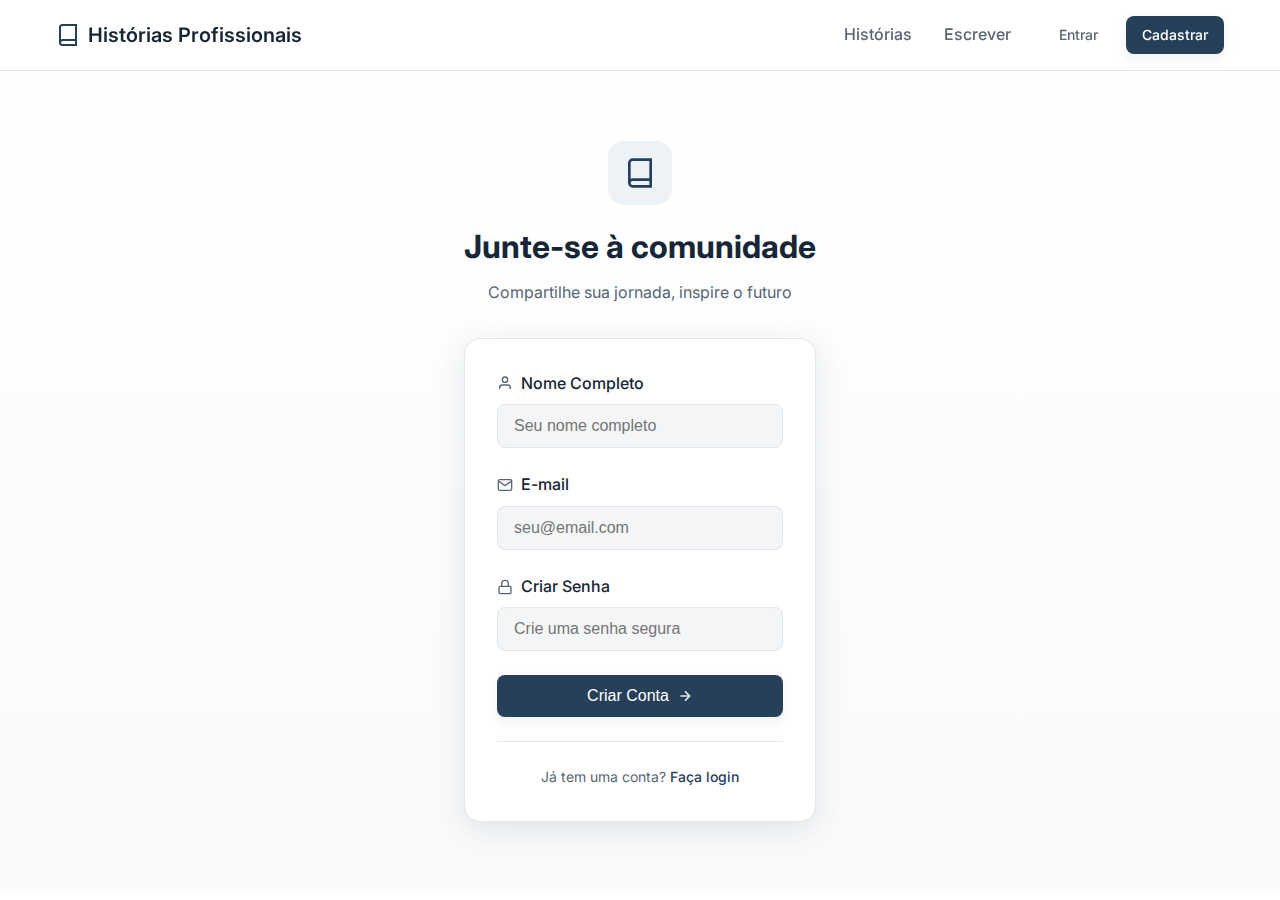
<file: cadastro.html>
<!DOCTYPE html>
<html lang="pt-BR">
<head>
    <meta charset="UTF-8">
    <meta name="viewport" content="width=device-width, initial-scale=1.0">
    <title>Cadastro - Histórias Profissionais</title>
    <meta name="description" content="Junte-se à nossa comunidade de profissionais e compartilhe sua jornada">
    
    <!-- Google Fonts -->
    <link rel="preconnect" href="https://fonts.googleapis.com">
    <link rel="preconnect" href="https://fonts.gstatic.com" crossorigin>
    <link href="https://fonts.googleapis.com/css2?family=Inter:wght@300;400;500;600&family=Lora:wght@400;500;600&display=swap" rel="stylesheet">
    
    <!-- CSS -->
    <link rel="stylesheet" href="assets/css/styles.css">
</head>
<body>
    <!-- Header -->
    <header class="header">
        <div class="container">
            <nav class="nav">
                <a href="index.html" class="logo">
                    <svg class="icon" width="24" height="24" viewBox="0 0 24 24" fill="none" stroke="currentColor" stroke-width="2">
                        <path d="M4 19.5v-15A2.5 2.5 0 0 1 6.5 2H20v20H6.5a2.5 2.5 0 0 1 0-5H20"/>
                    </svg>
                    Histórias Profissionais
                </a>
                <div class="nav-links">
                    <a href="historias.html" class="nav-link">Histórias</a>
                    <a href="escrever.html" class="nav-link">Escrever</a>
                    <div class="nav-buttons">
                        <a href="login.html" class="btn btn-ghost">Entrar</a>
                        <a href="cadastro.html" class="btn btn-primary">Cadastrar</a>
                    </div>
                </div>
            </nav>
        </div>
    </header>

    <!-- Main Content -->
    <main class="main-content">
        <div class="container">
            <div class="auth-wrapper">
                <div class="auth-header">
                    <div class="auth-icon">
                        <svg width="32" height="32" viewBox="0 0 24 24" fill="none" stroke="currentColor" stroke-width="2">
                            <path d="M4 19.5v-15A2.5 2.5 0 0 1 6.5 2H20v20H6.5a2.5 2.5 0 0 1 0-5H20"/>
                        </svg>
                    </div>
                    <h1 class="auth-title">Junte-se à comunidade</h1>
                    <p class="auth-description">Compartilhe sua jornada, inspire o futuro</p>
                </div>

                <div class="card auth-card">
                    <form id="signupForm" class="auth-form">
                        <div class="form-group">
                            <label for="name" class="form-label">
                                <svg width="16" height="16" viewBox="0 0 24 24" fill="none" stroke="currentColor" stroke-width="2">
                                    <path d="M20 21v-2a4 4 0 0 0-4-4H8a4 4 0 0 0-4 4v2"/>
                                    <circle cx="12" cy="7" r="4"/>
                                </svg>
                                Nome Completo
                            </label>
                            <input 
                                type="text" 
                                id="name" 
                                name="name" 
                                class="form-input" 
                                placeholder="Seu nome completo"
                                required
                            >
                        </div>

                        <div class="form-group">
                            <label for="email" class="form-label">
                                <svg width="16" height="16" viewBox="0 0 24 24" fill="none" stroke="currentColor" stroke-width="2">
                                    <path d="M4 4h16c1.1 0 2 .9 2 2v12c0 1.1-.9 2-2 2H4c-1.1 0-2-.9-2-2V6c0-1.1.9-2 2-2z"/>
                                    <polyline points="22,6 12,13 2,6"/>
                                </svg>
                                E-mail
                            </label>
                            <input 
                                type="email" 
                                id="email" 
                                name="email" 
                                class="form-input" 
                                placeholder="seu@email.com"
                                required
                            >
                        </div>

                        <div class="form-group">
                            <label for="password" class="form-label">
                                <svg width="16" height="16" viewBox="0 0 24 24" fill="none" stroke="currentColor" stroke-width="2">
                                    <rect width="18" height="11" x="3" y="11" rx="2" ry="2"/>
                                    <path d="m7 11V7a5 5 0 0 1 10 0v4"/>
                                </svg>
                                Criar Senha
                            </label>
                            <input 
                                type="password" 
                                id="password" 
                                name="password" 
                                class="form-input" 
                                placeholder="Crie uma senha segura"
                                required
                            >
                        </div>

                        <button type="submit" class="btn btn-primary btn-lg" style="width: 100%;">
                            <span id="submitText">Criar Conta</span>
                            <svg id="submitIcon" width="16" height="16" viewBox="0 0 24 24" fill="none" stroke="currentColor" stroke-width="2">
                                <path d="M5 12h14"/>
                                <path d="m12 5 7 7-7 7"/>
                            </svg>
                        </button>
                    </form>

                    <div class="auth-footer">
                        <p>
                            Já tem uma conta? 
                            <a href="login.html" class="auth-link">Faça login</a>
                        </p>
                    </div>
                </div>
            </div>
        </div>
    </main>

    <!-- JavaScript -->
    <script src="assets/js/auth.js"></script>
    <script src="assets/js/main.js"></script>
</body>
</html>

<style>
.main-content {
    min-height: calc(100vh - 80px);
    background: var(--gradient-subtle);
    display: flex;
    align-items: center;
    padding: 2rem 0;
}

.auth-wrapper {
    max-width: 400px;
    margin: 0 auto;
}

.auth-header {
    text-align: center;
    margin-bottom: 2rem;
}

.auth-icon {
    width: 4rem;
    height: 4rem;
    background: var(--primary-subtle);
    border-radius: 1rem;
    display: flex;
    align-items: center;
    justify-content: center;
    margin: 0 auto 1rem;
    color: var(--primary);
}

.auth-title {
    font-size: 2rem;
    font-weight: 700;
    color: var(--foreground);
    margin-bottom: 0.5rem;
}

.auth-description {
    color: var(--muted-foreground);
    font-size: 1rem;
}

.auth-card {
    box-shadow: var(--shadow-elegant);
}

.auth-form {
    margin-bottom: 1.5rem;
}

.form-label {
    display: flex;
    align-items: center;
    gap: 0.5rem;
    font-weight: 500;
    color: var(--foreground);
    margin-bottom: 0.5rem;
}

.form-label svg {
    color: var(--muted-foreground);
}

.auth-footer {
    text-align: center;
    padding-top: 1.5rem;
    border-top: 1px solid var(--border);
}

.auth-footer p {
    color: var(--muted-foreground);
    font-size: 0.875rem;
}

.auth-link {
    color: var(--primary);
    text-decoration: none;
    font-weight: 500;
    transition: var(--transition);
}

.auth-link:hover {
    color: var(--primary-hover);
}

@media (max-width: 480px) {
    .auth-wrapper {
        max-width: 100%;
        padding: 0 1rem;
    }
}
</style>
</file>
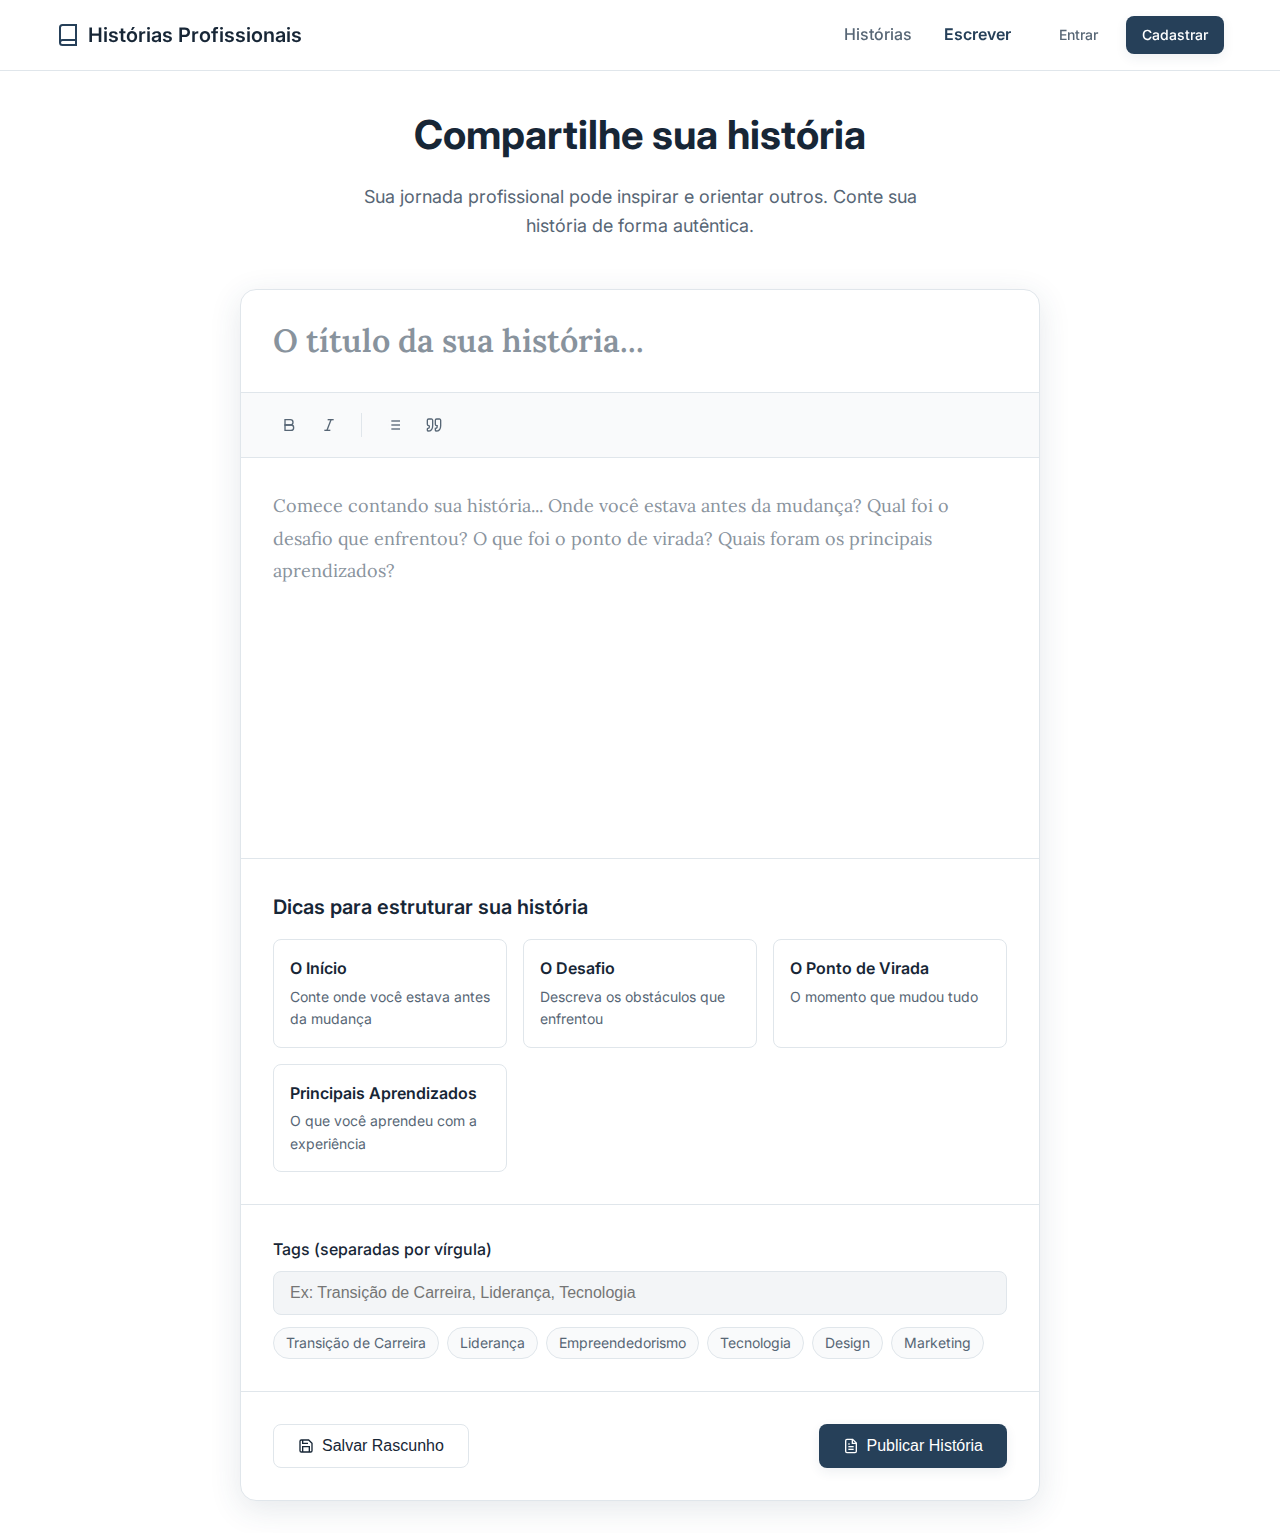
<file: escrever.html>
<!DOCTYPE html>
<html lang="pt-BR">
<head>
    <meta charset="UTF-8">
    <meta name="viewport" content="width=device-width, initial-scale=1.0">
    <title>Escrever História - Histórias Profissionais</title>
    <meta name="description" content="Compartilhe sua jornada profissional e inspire outros com sua experiência">
    
    <!-- Google Fonts -->
    <link rel="preconnect" href="https://fonts.googleapis.com">
    <link rel="preconnect" href="https://fonts.gstatic.com" crossorigin>
    <link href="https://fonts.googleapis.com/css2?family=Inter:wght@300;400;500;600&family=Lora:wght@400;500;600&display=swap" rel="stylesheet">
    
    <!-- CSS -->
    <link rel="stylesheet" href="assets/css/styles.css">
</head>
<body>
    <!-- Header -->
    <header class="header">
        <div class="container">
            <nav class="nav">
                <a href="index.html" class="logo">
                    <svg class="icon" width="24" height="24" viewBox="0 0 24 24" fill="none" stroke="currentColor" stroke-width="2">
                        <path d="M4 19.5v-15A2.5 2.5 0 0 1 6.5 2H20v20H6.5a2.5 2.5 0 0 1 0-5H20"/>
                    </svg>
                    Histórias Profissionais
                </a>
                <div class="nav-links">
                    <a href="historias.html" class="nav-link">Histórias</a>
                    <a href="escrever.html" class="nav-link">Escrever</a>
                    <div class="nav-buttons">
                        <a href="login.html" class="btn btn-ghost">Entrar</a>
                        <a href="cadastro.html" class="btn btn-primary">Cadastrar</a>
                    </div>
                </div>
            </nav>
        </div>
    </header>

    <!-- Main Content -->
    <main class="write-main">
        <div class="container">
            <div class="write-header">
                <h1 class="write-title">Compartilhe sua história</h1>
                <p class="write-description">
                    Sua jornada profissional pode inspirar e orientar outros. Conte sua história de forma autêntica.
                </p>
            </div>

            <div class="write-content">
                <!-- Story Form -->
                <form id="storyForm" class="story-form">
                    <!-- Title Input -->
                    <div class="title-section">
                        <input 
                            type="text" 
                            id="storyTitle" 
                            name="title" 
                            class="title-input" 
                            placeholder="O título da sua história..."
                            required
                        >
                    </div>

                    <!-- Content Editor -->
                    <div class="editor-section">
                        <div class="editor-toolbar">
                            <button type="button" class="toolbar-btn" data-command="bold" title="Negrito">
                                <svg width="16" height="16" viewBox="0 0 24 24" fill="none" stroke="currentColor" stroke-width="2">
                                    <path d="M6 4h8a4 4 0 0 1 4 4 4 4 0 0 1-4 4H6z"/>
                                    <path d="M6 12h9a4 4 0 0 1 4 4 4 4 0 0 1-4 4H6z"/>
                                </svg>
                            </button>
                            <button type="button" class="toolbar-btn" data-command="italic" title="Itálico">
                                <svg width="16" height="16" viewBox="0 0 24 24" fill="none" stroke="currentColor" stroke-width="2">
                                    <line x1="19" y1="4" x2="10" y2="4"/>
                                    <line x1="14" y1="20" x2="5" y2="20"/>
                                    <line x1="15" y1="4" x2="9" y2="20"/>
                                </svg>
                            </button>
                            <div class="toolbar-separator"></div>
                            <button type="button" class="toolbar-btn" data-command="insertUnorderedList" title="Lista">
                                <svg width="16" height="16" viewBox="0 0 24 24" fill="none" stroke="currentColor" stroke-width="2">
                                    <line x1="8" y1="6" x2="21" y2="6"/>
                                    <line x1="8" y1="12" x2="21" y2="12"/>
                                    <line x1="8" y1="18" x2="21" y2="18"/>
                                    <line x1="3" y1="6" x2="3.01" y2="6"/>
                                    <line x1="3" y1="12" x2="3.01" y2="12"/>
                                    <line x1="3" y1="18" x2="3.01" y2="18"/>
                                </svg>
                            </button>
                            <button type="button" class="toolbar-btn" data-command="formatBlock" data-value="blockquote" title="Citação">
                                <svg width="16" height="16" viewBox="0 0 24 24" fill="none" stroke="currentColor" stroke-width="2">
                                    <path d="M3 21c3 0 7-1 7-8V5c0-1.25-.756-2.017-2-2H4c-1.25 0-2 .75-2 1.972V11c0 1.25.75 2 2 2 1 0 1 0 1 1v1c0 1-1 2-2 2s-1 .008-1 1.031V20c0 1 0 1 1 1z"/>
                                    <path d="M15 21c3 0 7-1 7-8V5c0-1.25-.757-2.017-2-2h-4c-1.25 0-2 .75-2 1.972V11c0 1.25.75 2 2 2h.75c0 2.25.25 4-2.75 4v3c0 1 0 1 1 1z"/>
                                </svg>
                            </button>
                        </div>
                        
                        <div 
                            id="storyContent" 
                            class="content-editor" 
                            contenteditable="true"
                            data-placeholder="Comece contando sua história... Onde você estava antes da mudança? Qual foi o desafio que enfrentou? O que foi o ponto de virada? Quais foram os principais aprendizados?"
                        ></div>
                    </div>

                    <!-- Writing Suggestions -->
                    <div class="suggestions-section">
                        <h3 class="suggestions-title">Dicas para estruturar sua história</h3>
                        <div class="suggestions-grid">
                            <div class="suggestion-card" onclick="insertSuggestion('início')">
                                <h4>O Início</h4>
                                <p>Conte onde você estava antes da mudança</p>
                            </div>
                            <div class="suggestion-card" onclick="insertSuggestion('desafio')">
                                <h4>O Desafio</h4>
                                <p>Descreva os obstáculos que enfrentou</p>
                            </div>
                            <div class="suggestion-card" onclick="insertSuggestion('virada')">
                                <h4>O Ponto de Virada</h4>
                                <p>O momento que mudou tudo</p>
                            </div>
                            <div class="suggestion-card" onclick="insertSuggestion('aprendizados')">
                                <h4>Principais Aprendizados</h4>
                                <p>O que você aprendeu com a experiência</p>
                            </div>
                        </div>
                    </div>

                    <!-- Tags Section -->
                    <div class="tags-section">
                        <label for="storyTags" class="form-label">Tags (separadas por vírgula)</label>
                        <input 
                            type="text" 
                            id="storyTags" 
                            name="tags" 
                            class="form-input" 
                            placeholder="Ex: Transição de Carreira, Liderança, Tecnologia"
                        >
                        <div class="tags-suggestions">
                            <span class="tag-suggestion" onclick="addTag('Transição de Carreira')">Transição de Carreira</span>
                            <span class="tag-suggestion" onclick="addTag('Liderança')">Liderança</span>
                            <span class="tag-suggestion" onclick="addTag('Empreendedorismo')">Empreendedorismo</span>
                            <span class="tag-suggestion" onclick="addTag('Tecnologia')">Tecnologia</span>
                            <span class="tag-suggestion" onclick="addTag('Design')">Design</span>
                            <span class="tag-suggestion" onclick="addTag('Marketing')">Marketing</span>
                        </div>
                    </div>

                    <!-- Action Buttons -->
                    <div class="action-buttons">
                        <button type="button" class="btn btn-outline btn-lg" onclick="saveDraft()">
                            <svg width="16" height="16" viewBox="0 0 24 24" fill="none" stroke="currentColor" stroke-width="2">
                                <path d="M19 21H5a2 2 0 0 1-2-2V5a2 2 0 0 1 2-2h11l5 5v11a2 2 0 0 1-2 2z"/>
                                <polyline points="17,21 17,13 7,13 7,21"/>
                                <polyline points="7,3 7,8 15,8"/>
                            </svg>
                            Salvar Rascunho
                        </button>
                        <button type="submit" class="btn btn-primary btn-lg">
                            <svg width="16" height="16" viewBox="0 0 24 24" fill="none" stroke="currentColor" stroke-width="2">
                                <path d="M14.5 2H6a2 2 0 0 0-2 2v16a2 2 0 0 0 2 2h12a2 2 0 0 0 2-2V7.5L14.5 2z"/>
                                <polyline points="14,2 14,8 20,8"/>
                                <line x1="16" y1="13" x2="8" y2="13"/>
                                <line x1="16" y1="17" x2="8" y2="17"/>
                                <polyline points="10,9 9,9 8,9"/>
                            </svg>
                            Publicar História
                        </button>
                    </div>
                </form>
            </div>
        </div>
    </main>

    <!-- JavaScript -->
    <script src="assets/js/editor.js"></script>
    <script src="assets/js/main.js"></script>
</body>
</html>

<style>
.write-main {
    min-height: calc(100vh - 80px);
    background: var(--background);
    padding: 2rem 0;
}

.write-header {
    text-align: center;
    margin-bottom: 3rem;
}

.write-title {
    font-size: 2.5rem;
    font-weight: 700;
    color: var(--foreground);
    margin-bottom: 1rem;
}

.write-description {
    font-size: 1.125rem;
    color: var(--muted-foreground);
    max-width: 600px;
    margin: 0 auto;
}

.write-content {
    max-width: 800px;
    margin: 0 auto;
}

.story-form {
    background: var(--card);
    border: 1px solid var(--border);
    border-radius: 1rem;
    box-shadow: var(--shadow-elegant);
}

.title-section {
    padding: 2rem;
    border-bottom: 1px solid var(--border);
}

.title-input {
    width: 100%;
    border: none;
    background: transparent;
    font-size: 2rem;
    font-weight: 600;
    color: var(--foreground);
    outline: none;
    font-family: var(--font-body);
    line-height: 1.2;
}

.title-input::placeholder {
    color: var(--muted-foreground);
    opacity: 0.7;
}

.editor-section {
    border-bottom: 1px solid var(--border);
}

.editor-toolbar {
    display: flex;
    align-items: center;
    gap: 0.5rem;
    padding: 1rem 2rem;
    border-bottom: 1px solid var(--border);
    background: var(--background-subtle);
}

.toolbar-btn {
    display: flex;
    align-items: center;
    justify-content: center;
    width: 2rem;
    height: 2rem;
    border: none;
    background: transparent;
    border-radius: 0.25rem;
    color: var(--muted-foreground);
    cursor: pointer;
    transition: var(--transition);
}

.toolbar-btn:hover {
    background: var(--background);
    color: var(--foreground);
}

.toolbar-btn.active {
    background: var(--primary);
    color: white;
}

.toolbar-separator {
    width: 1px;
    height: 1.5rem;
    background: var(--border);
    margin: 0 0.5rem;
}

.content-editor {
    min-height: 400px;
    padding: 2rem;
    font-family: var(--font-body);
    font-size: 1.125rem;
    line-height: 1.8;
    color: var(--foreground);
    outline: none;
}

.content-editor:empty::before {
    content: attr(data-placeholder);
    color: var(--muted-foreground);
    opacity: 0.7;
}

.content-editor h2 {
    font-size: 1.5rem;
    font-weight: 600;
    margin: 2rem 0 1rem;
    color: var(--foreground);
}

.content-editor blockquote {
    border-left: 4px solid var(--primary);
    padding-left: 1rem;
    margin: 1.5rem 0;
    font-style: italic;
    color: var(--muted-foreground);
}

.content-editor ul {
    padding-left: 2rem;
    margin: 1rem 0;
}

.suggestions-section {
    padding: 2rem;
    border-bottom: 1px solid var(--border);
}

.suggestions-title {
    font-size: 1.25rem;
    font-weight: 600;
    color: var(--foreground);
    margin-bottom: 1rem;
}

.suggestions-grid {
    display: grid;
    grid-template-columns: repeat(auto-fit, minmax(200px, 1fr));
    gap: 1rem;
}

.suggestion-card {
    padding: 1rem;
    border: 1px solid var(--border);
    border-radius: 0.5rem;
    cursor: pointer;
    transition: var(--transition);
}

.suggestion-card:hover {
    border-color: var(--primary);
    background: var(--primary-subtle);
}

.suggestion-card h4 {
    font-size: 1rem;
    font-weight: 600;
    color: var(--foreground);
    margin-bottom: 0.25rem;
}

.suggestion-card p {
    font-size: 0.875rem;
    color: var(--muted-foreground);
}

.tags-section {
    padding: 2rem;
    border-bottom: 1px solid var(--border);
}

.tags-suggestions {
    display: flex;
    flex-wrap: wrap;
    gap: 0.5rem;
    margin-top: 0.75rem;
}

.tag-suggestion {
    display: inline-block;
    padding: 0.25rem 0.75rem;
    background: var(--background-subtle);
    border: 1px solid var(--border);
    border-radius: 1rem;
    font-size: 0.875rem;
    color: var(--muted-foreground);
    cursor: pointer;
    transition: var(--transition);
}

.tag-suggestion:hover {
    background: var(--primary);
    color: white;
    border-color: var(--primary);
}

.action-buttons {
    display: flex;
    justify-content: space-between;
    gap: 1rem;
    padding: 2rem;
}

@media (max-width: 768px) {
    .write-content {
        margin: 0 1rem;
    }
    
    .title-input {
        font-size: 1.5rem;
    }
    
    .suggestions-grid {
        grid-template-columns: 1fr;
    }
    
    .action-buttons {
        flex-direction: column;
    }
    
    .editor-toolbar {
        flex-wrap: wrap;
        padding: 1rem;
    }
}
</style>
</file>
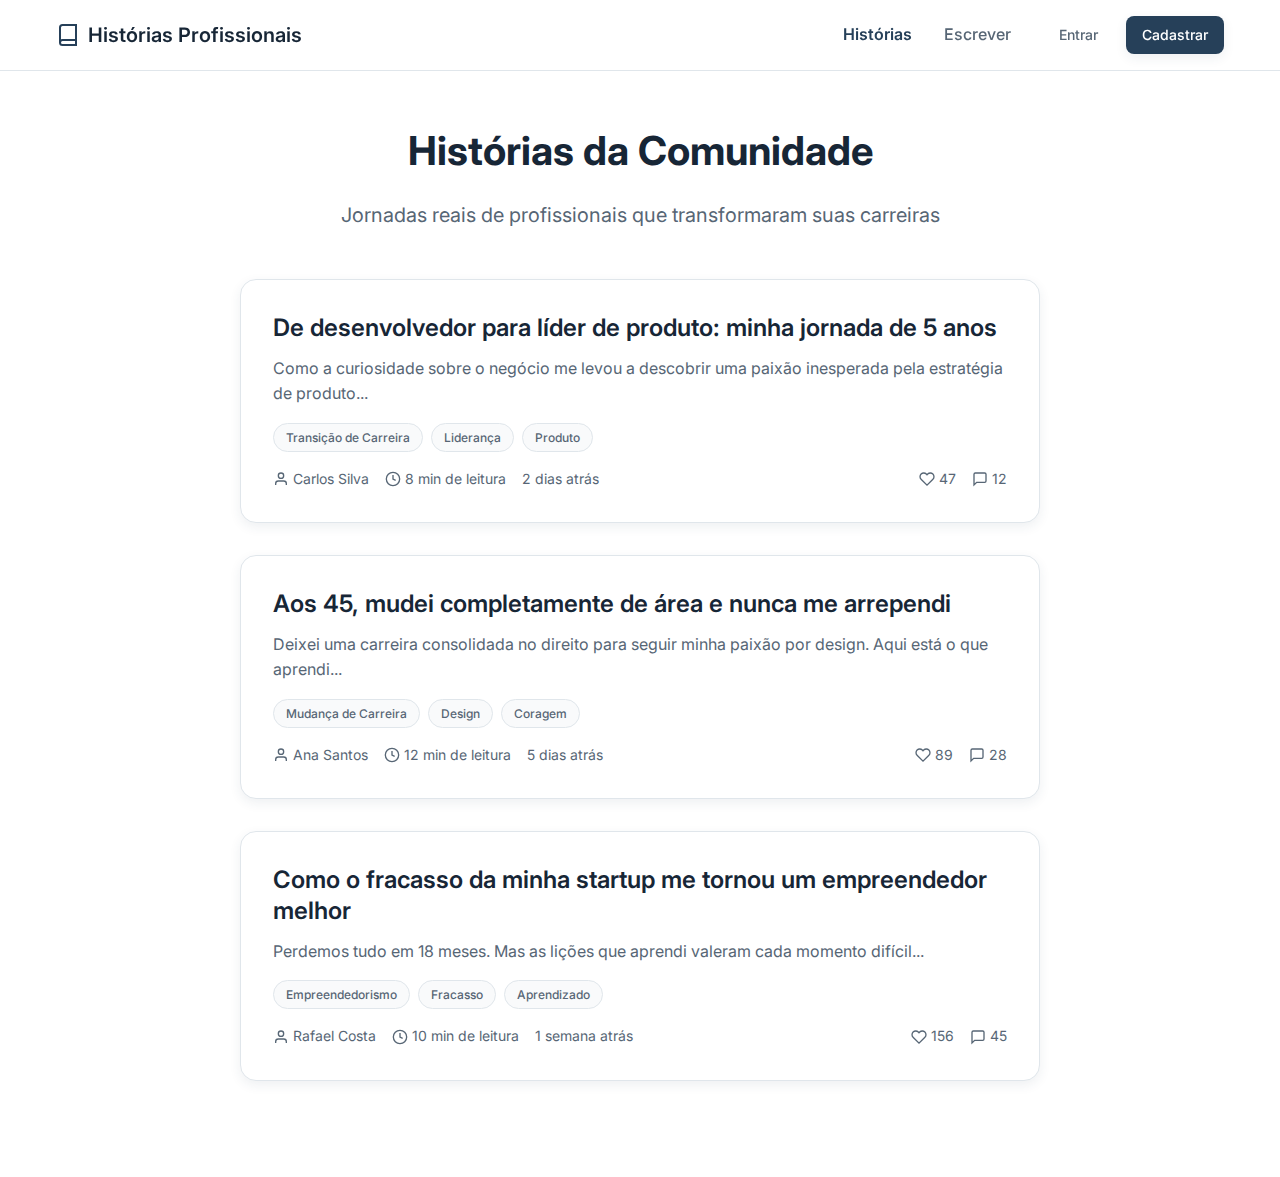
<file: historias.html>
<!DOCTYPE html>
<html lang="pt-BR">
<head>
    <meta charset="UTF-8">
    <meta name="viewport" content="width=device-width, initial-scale=1.0">
    <title>Histórias da Comunidade - Histórias Profissionais</title>
    <meta name="description" content="Jornadas reais de profissionais que transformaram suas carreiras">
    
    <!-- Google Fonts -->
    <link rel="preconnect" href="https://fonts.googleapis.com">
    <link rel="preconnect" href="https://fonts.gstatic.com" crossorigin>
    <link href="https://fonts.googleapis.com/css2?family=Inter:wght@300;400;500;600&family=Lora:wght@400;500;600&display=swap" rel="stylesheet">
    
    <!-- CSS -->
    <link rel="stylesheet" href="assets/css/styles.css">
</head>
<body>
    <!-- Header -->
    <header class="header">
        <div class="container">
            <nav class="nav">
                <a href="index.html" class="logo">
                    <svg class="icon" width="24" height="24" viewBox="0 0 24 24" fill="none" stroke="currentColor" stroke-width="2">
                        <path d="M4 19.5v-15A2.5 2.5 0 0 1 6.5 2H20v20H6.5a2.5 2.5 0 0 1 0-5H20"/>
                    </svg>
                    Histórias Profissionais
                </a>
                <div class="nav-links">
                    <a href="historias.html" class="nav-link">Histórias</a>
                    <a href="escrever.html" class="nav-link">Escrever</a>
                    <div class="nav-buttons">
                        <a href="login.html" class="btn btn-ghost">Entrar</a>
                        <a href="cadastro.html" class="btn btn-primary">Cadastrar</a>
                    </div>
                </div>
            </nav>
        </div>
    </header>

    <!-- Main Content -->
    <main class="stories-main">
        <div class="container">
            <div class="stories-header">
                <h1 class="stories-title">Histórias da Comunidade</h1>
                <p class="stories-description">
                    Jornadas reais de profissionais que transformaram suas carreiras
                </p>
            </div>

            <div class="stories-content">
                <div class="stories-list" id="storiesList">
                    <!-- Stories will be loaded here by JavaScript -->
                </div>

                <div class="load-more-section">
                    <button class="btn btn-outline btn-lg" onclick="loadMoreStories()">
                        Carregar mais histórias
                    </button>
                </div>
            </div>
        </div>
    </main>

    <!-- JavaScript -->
    <script src="assets/js/stories.js"></script>
    <script src="assets/js/main.js"></script>
</body>
</html>

<style>
.stories-main {
    min-height: calc(100vh - 80px);
    background: var(--background);
    padding: 3rem 0;
}

.stories-header {
    text-align: center;
    margin-bottom: 3rem;
}

.stories-title {
    font-size: 2.5rem;
    font-weight: 700;
    color: var(--foreground);
    margin-bottom: 1rem;
}

.stories-description {
    font-size: 1.25rem;
    color: var(--muted-foreground);
    max-width: 600px;
    margin: 0 auto;
}

.stories-content {
    max-width: 800px;
    margin: 0 auto;
}

.stories-list {
    display: flex;
    flex-direction: column;
    gap: 2rem;
    margin-bottom: 3rem;
}

.story-card {
    background: var(--card);
    border: 1px solid var(--border);
    border-radius: 1rem;
    padding: 2rem;
    box-shadow: var(--shadow-soft);
    transition: var(--transition);
    cursor: pointer;
}

.story-card:hover {
    transform: translateY(-2px);
    box-shadow: var(--shadow-elegant);
}

.story-header {
    margin-bottom: 1rem;
}

.story-title {
    font-size: 1.5rem;
    font-weight: 600;
    color: var(--foreground);
    margin-bottom: 0.75rem;
    line-height: 1.3;
    transition: var(--transition);
}

.story-card:hover .story-title {
    color: var(--primary);
}

.story-excerpt {
    font-size: 1rem;
    color: var(--muted-foreground);
    line-height: 1.6;
    margin-bottom: 1rem;
}

.story-tags {
    display: flex;
    flex-wrap: wrap;
    gap: 0.5rem;
    margin-bottom: 1rem;
}

.story-tag {
    display: inline-block;
    padding: 0.25rem 0.75rem;
    background: var(--background-subtle);
    border: 1px solid var(--border);
    border-radius: 1rem;
    font-size: 0.75rem;
    color: var(--muted-foreground);
    font-weight: 500;
}

.story-meta {
    display: flex;
    justify-content: space-between;
    align-items: center;
    font-size: 0.875rem;
    color: var(--muted-foreground);
}

.story-author-info {
    display: flex;
    align-items: center;
    gap: 1rem;
}

.story-author-info > div {
    display: flex;
    align-items: center;
    gap: 0.25rem;
}

.story-stats {
    display: flex;
    align-items: center;
    gap: 1rem;
}

.story-stats > div {
    display: flex;
    align-items: center;
    gap: 0.25rem;
}

.load-more-section {
    text-align: center;
}

@media (max-width: 768px) {
    .stories-content {
        margin: 0 1rem;
    }
    
    .story-card {
        padding: 1.5rem;
    }
    
    .story-title {
        font-size: 1.25rem;
    }
    
    .story-meta {
        flex-direction: column;
        align-items: flex-start;
        gap: 0.5rem;
    }
    
    .story-author-info {
        flex-wrap: wrap;
    }
}
</style>
</file>
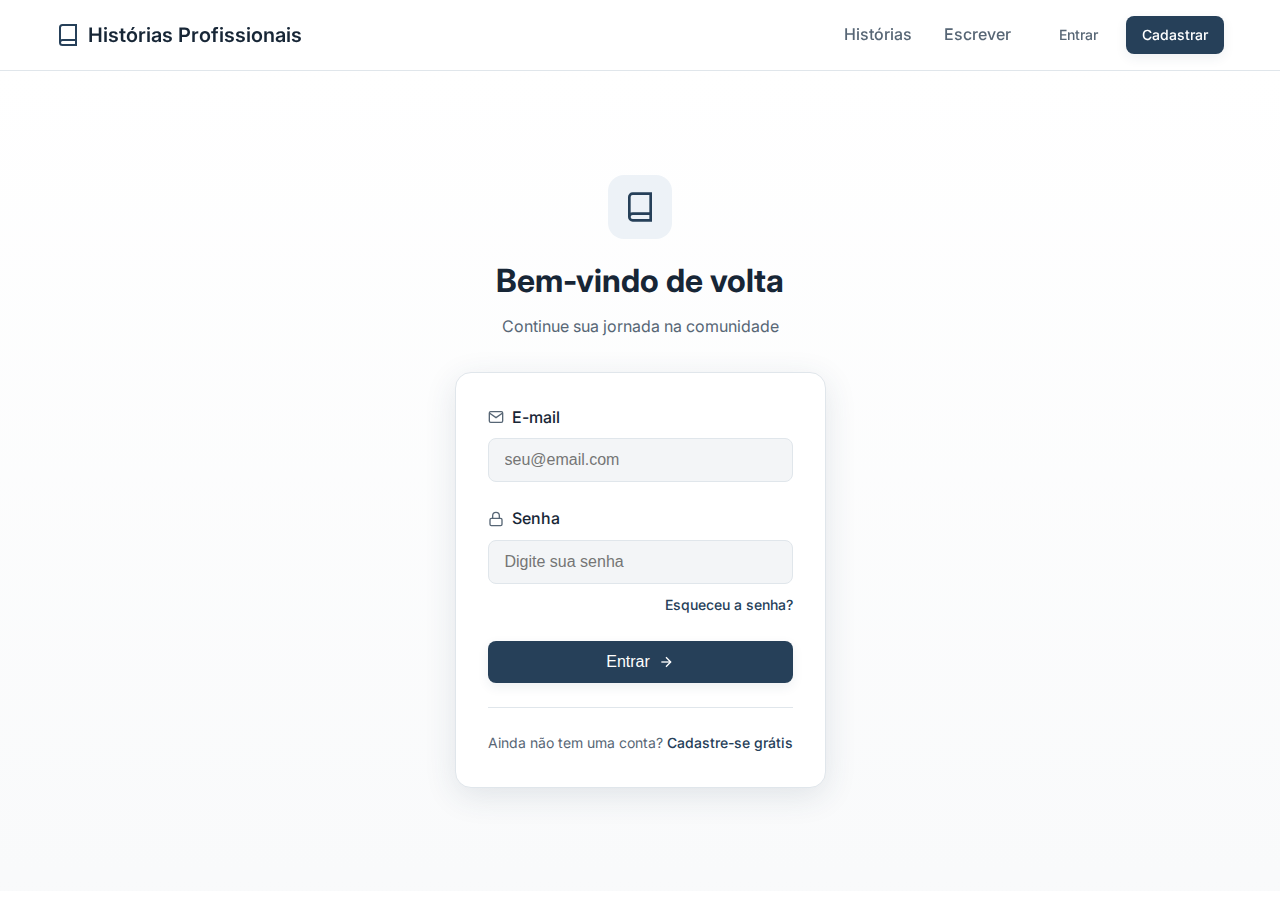
<file: login.html>
<!DOCTYPE html>
<html lang="pt-BR">
<head>
    <meta charset="UTF-8">
    <meta name="viewport" content="width=device-width, initial-scale=1.0">
    <title>Login - Histórias Profissionais</title>
    <meta name="description" content="Entre na sua conta e continue sua jornada na comunidade">
    
    <!-- Google Fonts -->
    <link rel="preconnect" href="https://fonts.googleapis.com">
    <link rel="preconnect" href="https://fonts.gstatic.com" crossorigin>
    <link href="https://fonts.googleapis.com/css2?family=Inter:wght@300;400;500;600&family=Lora:wght@400;500;600&display=swap" rel="stylesheet">
    
    <!-- CSS -->
    <link rel="stylesheet" href="assets/css/styles.css">
</head>
<body>
    <!-- Header -->
    <header class="header">
        <div class="container">
            <nav class="nav">
                <a href="index.html" class="logo">
                    <svg class="icon" width="24" height="24" viewBox="0 0 24 24" fill="none" stroke="currentColor" stroke-width="2">
                        <path d="M4 19.5v-15A2.5 2.5 0 0 1 6.5 2H20v20H6.5a2.5 2.5 0 0 1 0-5H20"/>
                    </svg>
                    Histórias Profissionais
                </a>
                <div class="nav-links">
                    <a href="historias.html" class="nav-link">Histórias</a>
                    <a href="escrever.html" class="nav-link">Escrever</a>
                    <div class="nav-buttons">
                        <a href="login.html" class="btn btn-ghost">Entrar</a>
                        <a href="cadastro.html" class="btn btn-primary">Cadastrar</a>
                    </div>
                </div>
            </nav>
        </div>
    </header>

    <!-- Main Content -->
    <main class="main-content">
        <div class="container">
            <div class="auth-wrapper">
                <div class="auth-header">
                    <div class="auth-icon">
                        <svg width="32" height="32" viewBox="0 0 24 24" fill="none" stroke="currentColor" stroke-width="2">
                            <path d="M4 19.5v-15A2.5 2.5 0 0 1 6.5 2H20v20H6.5a2.5 2.5 0 0 1 0-5H20"/>
                        </svg>
                    </div>
                    <h1 class="auth-title">Bem-vindo de volta</h1>
                    <p class="auth-description">Continue sua jornada na comunidade</p>
                </div>

                <div class="card auth-card">
                    <form id="loginForm" class="auth-form">
                        <div class="form-group">
                            <label for="email" class="form-label">
                                <svg width="16" height="16" viewBox="0 0 24 24" fill="none" stroke="currentColor" stroke-width="2">
                                    <path d="M4 4h16c1.1 0 2 .9 2 2v12c0 1.1-.9 2-2 2H4c-1.1 0-2-.9-2-2V6c0-1.1.9-2 2-2z"/>
                                    <polyline points="22,6 12,13 2,6"/>
                                </svg>
                                E-mail
                            </label>
                            <input 
                                type="email" 
                                id="email" 
                                name="email" 
                                class="form-input" 
                                placeholder="seu@email.com"
                                required
                            >
                        </div>

                        <div class="form-group">
                            <label for="password" class="form-label">
                                <svg width="16" height="16" viewBox="0 0 24 24" fill="none" stroke="currentColor" stroke-width="2">
                                    <rect width="18" height="11" x="3" y="11" rx="2" ry="2"/>
                                    <path d="m7 11V7a5 5 0 0 1 10 0v4"/>
                                </svg>
                                Senha
                            </label>
                            <input 
                                type="password" 
                                id="password" 
                                name="password" 
                                class="form-input" 
                                placeholder="Digite sua senha"
                                required
                            >
                            <div class="forgot-password">
                                <a href="recuperar-senha.html" class="auth-link">Esqueceu a senha?</a>
                            </div>
                        </div>

                        <button type="submit" class="btn btn-primary btn-lg" style="width: 100%;">
                            <span id="submitText">Entrar</span>
                            <svg id="submitIcon" width="16" height="16" viewBox="0 0 24 24" fill="none" stroke="currentColor" stroke-width="2">
                                <path d="M5 12h14"/>
                                <path d="m12 5 7 7-7 7"/>
                            </svg>
                        </button>
                    </form>

                    <div class="auth-footer">
                        <p>
                            Ainda não tem uma conta? 
                            <a href="cadastro.html" class="auth-link">Cadastre-se grátis</a>
                        </p>
                    </div>
                </div>
            </div>
        </div>
    </main>

    <!-- JavaScript -->
    <script src="assets/js/auth.js"></script>  
    <script src="assets/js/main.js"></script>
</body>
</html>

<style>
.main-content {
    min-height: calc(100vh - 80px);
    background: var(--gradient-subtle);
    display: flex;
    align-items: center;
    padding: 2rem 0;
}

.auth-wrapper {
    max-width: 400px;
    margin: 0 auto;
}

.auth-header {
    text-align: center;
    margin-bottom: 2rem;
}

.auth-icon {
    width: 4rem;
    height: 4rem;
    background: var(--primary-subtle);
    border-radius: 1rem;
    display: flex;
    align-items: center;
    justify-content: center;
    margin: 0 auto 1rem;
    color: var(--primary);
}

.auth-title {
    font-size: 2rem;
    font-weight: 700;
    color: var(--foreground);
    margin-bottom: 0.5rem;
}

.auth-description {
    color: var(--muted-foreground);
    font-size: 1rem;
}

.auth-card {
    box-shadow: var(--shadow-elegant);
}

.auth-form {
    margin-bottom: 1.5rem;
}

.form-label {
    display: flex;
    align-items: center;
    gap: 0.5rem;
    font-weight: 500;
    color: var(--foreground);
    margin-bottom: 0.5rem;
}

.form-label svg {
    color: var(--muted-foreground);
}

.forgot-password {
    text-align: right;
    margin-top: 0.5rem;
}

.forgot-password .auth-link {
    font-size: 0.875rem;
}

.auth-footer {
    text-align: center;
    padding-top: 1.5rem;
    border-top: 1px solid var(--border);
}

.auth-footer p {
    color: var(--muted-foreground);
    font-size: 0.875rem;
}

.auth-link {
    color: var(--primary);
    text-decoration: none;
    font-weight: 500;
    transition: var(--transition);
}

.auth-link:hover {
    color: var(--primary-hover);
}

@media (max-width: 480px) {
    .auth-wrapper {
        max-width: 100%;
        padding: 0 1rem;
    }
}
</style>
</file>
<file: assets/css/styles.css>
/* Reset and Base Styles */
* {
    margin: 0;
    padding: 0;
    box-sizing: border-box;
}

:root {
    /* Colors */
    --primary: hsl(210, 40%, 25%);
    --primary-hover: hsl(210, 40%, 20%);
    --primary-subtle: hsl(210, 40%, 95%);
    --accent: hsl(175, 35%, 45%);
    --accent-hover: hsl(175, 35%, 40%);
    --background: hsl(0, 0%, 100%);
    --background-subtle: hsl(210, 20%, 98%);
    --foreground: hsl(210, 40%, 15%);
    --muted-foreground: hsl(210, 15%, 40%);
    --border: hsl(210, 20%, 90%);
    --input: hsl(210, 20%, 96%);
    --card: hsl(0, 0%, 100%);
    
    /* Gradients */
    --gradient-primary: linear-gradient(135deg, var(--primary), var(--accent));
    --gradient-subtle: linear-gradient(180deg, var(--background), var(--background-subtle));
    
    /* Shadows */
    --shadow-soft: 0 4px 12px hsla(210, 40%, 25%, 0.08);
    --shadow-elegant: 0 8px 32px hsla(210, 40%, 25%, 0.12);
    
    /* Typography */
    --font-body: 'Lora', serif;
    --font-interface: 'Inter', sans-serif;
    
    /* Transitions */
    --transition: all 0.3s cubic-bezier(0.4, 0, 0.2, 1);
}

body {
    font-family: var(--font-interface);
    background-color: var(--background);
    color: var(--foreground);
    line-height: 1.6;
}

.container {
    max-width: 1200px;
    margin: 0 auto;
    padding: 0 1rem;
}

/* Header */
.header {
    background: var(--background);
    border-bottom: 1px solid var(--border);
    position: sticky;
    top: 0;
    z-index: 100;
    backdrop-filter: blur(10px);
}

.nav {
    display: flex;
    align-items: center;
    justify-content: space-between;
    padding: 1rem 0;
}

.logo {
    display: flex;
    align-items: center;
    gap: 0.5rem;
    font-size: 1.25rem;
    font-weight: 600;
    color: var(--foreground);
    text-decoration: none;
    transition: var(--transition);
}

.logo:hover {
    color: var(--primary);
}

.logo .icon {
    color: var(--primary);
}

.nav-links {
    display: flex;
    align-items: center;
    gap: 2rem;
}

.nav-link {
    color: var(--muted-foreground);
    text-decoration: none;
    font-weight: 500;
    transition: var(--transition);
}

.nav-link:hover {
    color: var(--foreground);
}

.nav-buttons {
    display: flex;
    align-items: center;
    gap: 0.75rem;
}

.mobile-menu-btn {
    display: none;
    flex-direction: column;
    gap: 4px;
    background: none;
    border: none;
    cursor: pointer;
}

.mobile-menu-btn span {
    width: 20px;
    height: 2px;
    background: var(--foreground);
    transition: var(--transition);
}

/* Buttons */
.btn {
    display: inline-flex;
    align-items: center;
    justify-content: center;
    gap: 0.5rem;
    padding: 0.5rem 1rem;
    border-radius: 0.5rem;
    font-size: 0.875rem;
    font-weight: 500;
    text-decoration: none;
    border: none;
    cursor: pointer;
    transition: var(--transition);
    white-space: nowrap;
}

.btn-primary {
    background: var(--primary);
    color: white;
    box-shadow: var(--shadow-soft);
}

.btn-primary:hover {
    background: var(--primary-hover);
    transform: translateY(-1px);
    box-shadow: var(--shadow-elegant);
}

.btn-outline {
    background: transparent;
    color: var(--foreground);
    border: 1px solid var(--border);
}

.btn-outline:hover {
    background: var(--background-subtle);
    border-color: var(--primary);
}

.btn-ghost {
    background: transparent;
    color: var(--muted-foreground);
}

.btn-ghost:hover {
    background: var(--background-subtle);
    color: var(--foreground);
}

.btn-lg {
    padding: 0.75rem 1.5rem;
    font-size: 1rem;
}

/* Hero Section */
.hero {
    padding: 4rem 0;
    background: var(--gradient-subtle);
}

.hero-content {
    display: grid;
    grid-template-columns: 1fr 1fr;
    gap: 4rem;
    align-items: center;
}

.hero-title {
    font-size: 3.5rem;
    font-weight: 700;
    line-height: 1.1;
    margin-bottom: 1.5rem;
    color: var(--foreground);
}

.text-gradient {
    background: var(--gradient-primary);
    -webkit-background-clip: text;
    -webkit-text-fill-color: transparent;
    background-clip: text;
}

.hero-description {
    font-size: 1.25rem;
    color: var(--muted-foreground);
    margin-bottom: 2rem;
    line-height: 1.6;
}

.hero-buttons {
    display: flex;
    gap: 1rem;
    flex-wrap: wrap;
}

.hero-image {
    display: flex;
    justify-content: center;
}

.hero-img {
    width: 100%;
    max-width: 500px;
    height: auto;
    border-radius: 1rem;
    box-shadow: var(--shadow-elegant);
}

/* Features Section */
.features {
    padding: 5rem 0;
    background: var(--background);
}

.features-header {
    text-align: center;
    margin-bottom: 4rem;
}

.section-title {
    font-size: 2.5rem;
    font-weight: 700;
    color: var(--foreground);
    margin-bottom: 1rem;
}

.section-description {
    font-size: 1.125rem;
    color: var(--muted-foreground);
    max-width: 600px;
    margin: 0 auto;
}

.features-grid {
    display: grid;
    grid-template-columns: repeat(auto-fit, minmax(300px, 1fr));
    gap: 2rem;
}

.feature-card {
    background: var(--card);
    padding: 2rem;
    border-radius: 1rem;
    border: 1px solid var(--border);
    text-align: center;
    transition: var(--transition);
}

.feature-card:hover {
    transform: translateY(-4px);
    box-shadow: var(--shadow-elegant);
}

.feature-icon {
    width: 4rem;
    height: 4rem;
    background: var(--primary-subtle);
    border-radius: 1rem;
    display: flex;
    align-items: center;
    justify-content: center;
    margin: 0 auto 1.5rem;
    color: var(--primary);
}

.feature-title {
    font-size: 1.5rem;
    font-weight: 600;
    color: var(--foreground);
    margin-bottom: 1rem;
}

.feature-description {
    color: var(--muted-foreground);
    line-height: 1.6;
}

/* How it Works Section */
.how-it-works {
    padding: 5rem 0;
    background: var(--background-subtle);
}

.section-header {
    text-align: center;
    margin-bottom: 4rem;
}

.steps {
    display: grid;
    grid-template-columns: repeat(auto-fit, minmax(300px, 1fr));
    gap: 3rem;
}

.step {
    display: flex;
    gap: 1.5rem;
    align-items: flex-start;
}

.step-number {
    width: 3rem;
    height: 3rem;
    background: var(--primary);
    color: white;
    border-radius: 50%;
    display: flex;
    align-items: center;
    justify-content: center;
    font-size: 1.25rem;
    font-weight: 600;
    flex-shrink: 0;
}

.step-title {
    font-size: 1.25rem;
    font-weight: 600;
    color: var(--foreground);
    margin-bottom: 0.5rem;
}

.step-description {
    color: var(--muted-foreground);
    line-height: 1.6;
}

/* CTA Section */
.cta {
    padding: 5rem 0;
    background: var(--primary);
    color: white;
    text-align: center;
}

.cta-title {
    font-size: 2.5rem;
    font-weight: 700;
    margin-bottom: 1rem;
}

.cta-description {
    font-size: 1.125rem;
    margin-bottom: 2rem;
    opacity: 0.9;
}

.cta .btn-primary {
    background: white;
    color: var(--primary);
}

.cta .btn-primary:hover {
    background: var(--background-subtle);
}

/* Footer */
.footer {
    background: var(--foreground);
    color: white;
    padding: 3rem 0 1rem;
}

.footer-content {
    display: flex;
    justify-content: space-between;
    align-items: flex-start;
    margin-bottom: 2rem;
    gap: 2rem;
}

.footer-brand .logo {
    color: white;
    margin-bottom: 1rem;
}

.footer-description {
    color: rgba(255, 255, 255, 0.7);
    max-width: 300px;
}

.footer-links {
    display: flex;
    gap: 2rem;
}

.footer-links a {
    color: rgba(255, 255, 255, 0.7);
    text-decoration: none;
    transition: var(--transition);
}

.footer-links a:hover {
    color: white;
}

.footer-bottom {
    text-align: center;
    padding-top: 2rem;
    border-top: 1px solid rgba(255, 255, 255, 0.1);
    color: rgba(255, 255, 255, 0.7);
}

/* Form Styles */
.form-group {
    margin-bottom: 1.5rem;
}

.form-label {
    display: block;
    font-weight: 500;
    color: var(--foreground);
    margin-bottom: 0.5rem;
}

.form-input {
    width: 100%;
    padding: 0.75rem 1rem;
    border: 1px solid var(--border);
    border-radius: 0.5rem;
    background: var(--input);
    color: var(--foreground);
    font-size: 1rem;
    transition: var(--transition);
}

.form-input:focus {
    outline: none;
    border-color: var(--primary);
    box-shadow: 0 0 0 3px hsla(210, 40%, 25%, 0.1);
}

.form-textarea {
    min-height: 200px;
    resize: vertical;
    font-family: var(--font-body);
}

/* Card Styles */
.card {
    background: var(--card);
    border: 1px solid var(--border);
    border-radius: 1rem;
    padding: 2rem;
    box-shadow: var(--shadow-soft);
}

/* Responsive Design */
@media (max-width: 768px) {
    .nav-links {
        display: none;
    }
    
    .mobile-menu-btn {
        display: flex;
    }
    
    .hero-content {
        grid-template-columns: 1fr;
        gap: 2rem;
        text-align: center;
    }
    
    .hero-title {
        font-size: 2.5rem;
    }
    
    .features-grid {
        grid-template-columns: 1fr;
    }
    
    .steps {
        grid-template-columns: 1fr;
    }
    
    .footer-content {
        flex-direction: column;
        text-align: center;
    }
    
    .footer-links {
        justify-content: center;
    }
}

@media (max-width: 480px) {
    .container {
        padding: 0 0.75rem;
    }
    
    .hero-title {
        font-size: 2rem;
    }
    
    .section-title {
        font-size: 2rem;
    }
    
    .hero-buttons {
        flex-direction: column;
        align-items: center;
    }
}
</file>
